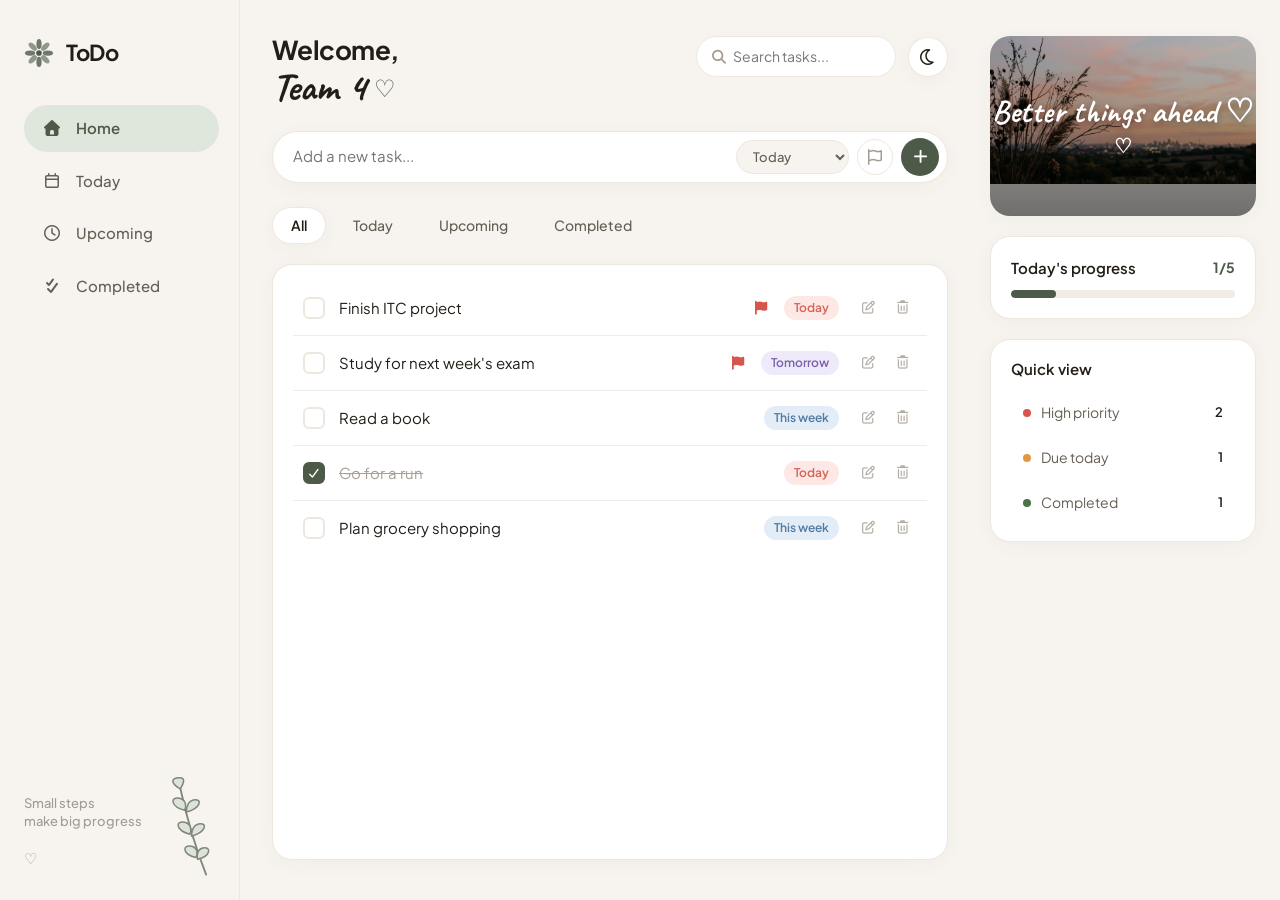
<file: index.html>
<!DOCTYPE html>
<html lang="en">
<head>
    <meta charset="UTF-8">
    <meta name="viewport" content="width=device-width, initial-scale=1.0">
    <title>ToDo — Team 4</title>
    
    <link rel="icon" type="image/svg+xml" href="data:image/svg+xml,<svg xmlns='http://www.w3.org/2000/svg' viewBox='0 0 24 24' fill='%234F5E4B'><circle cx='12' cy='12' r='4'/><path d='M12 2a10 10 0 0 0-4 19.16V17a6 6 0 0 1 8 0v4.16A10 10 0 0 0 12 2z'/></svg>">

    <link rel="preconnect" href="https://fonts.googleapis.com">
    <link rel="preconnect" href="https://fonts.gstatic.com" crossorigin>
    <link href="https://fonts.googleapis.com/css2?family=Caveat:wght@500;600;700&family=Plus+Jakarta+Sans:wght@400;500;600;700&display=swap" rel="stylesheet">
    
 
    <link rel="stylesheet" href="css/bootstrap.min.css">
    <link rel="stylesheet" href="css/all.min.css">
    <link rel="stylesheet" href="css/todolist.css">
</head>
<body>
    <div class="app-layout">
        
        <!-- Topbar -->
        <header class="mobile-topbar d-md-none">
            <button class="icon-btn" id="mobileMenuToggle" aria-label="Toggle menu">
                <i class="fa-solid fa-bars"></i>
            </button>
            <div class="brand-logo-small">
                <span class="brand-name">ToDo</span>
            </div>
            <button class="icon-btn" id="mobileThemeToggleBtn" aria-label="Toggle theme">
                <i class="fa-regular fa-moon"></i>
            </button>
        </header>

        <!-- Sidebar -->
        <aside class="sidebar" id="sidebar">
            <div class="sidebar-top">
                <div class="brand-logo">
                    <svg class="brand-icon" viewBox="0 0 32 32" fill="none">
                        <circle cx="16" cy="16" r="3" fill="currentColor"/>
                        <ellipse cx="16" cy="6.5" rx="2.8" ry="5.5" fill="currentColor" opacity="0.8"/>
                        <ellipse cx="16" cy="25.5" rx="2.8" ry="5.5" fill="currentColor" opacity="0.8"/>
                        <ellipse cx="6.5" cy="16" rx="5.5" ry="2.8" fill="currentColor" opacity="0.8"/>
                        <ellipse cx="25.5" cy="16" rx="5.5" ry="2.8" fill="currentColor" opacity="0.8"/>
                        <ellipse cx="9.3" cy="9.3" rx="2.8" ry="5.5" transform="rotate(-45 9.3 9.3)" fill="currentColor" opacity="0.6"/>
                        <ellipse cx="22.7" cy="9.3" rx="2.8" ry="5.5" transform="rotate(45 22.7 9.3)" fill="currentColor" opacity="0.6"/>
                        <ellipse cx="9.3" cy="22.7" rx="2.8" ry="5.5" transform="rotate(45 9.3 22.7)" fill="currentColor" opacity="0.6"/>
                        <ellipse cx="22.7" cy="22.7" rx="2.8" ry="5.5" transform="rotate(-45 22.7 22.7)" fill="currentColor" opacity="0.6"/>
                    </svg>
                    <span class="brand-name">ToDo</span>
                </div>

                <nav class="sidebar-nav">
                    <button class="nav-item active" data-filter="all">
                        <i class="fa-solid fa-house"></i>
                        <span>Home</span>
                    </button>
                    <button class="nav-item" data-filter="today">
                        <i class="fa-regular fa-calendar"></i>
                        <span>Today</span>
                    </button>
                    <button class="nav-item" data-filter="upcoming">
                        <i class="fa-regular fa-clock"></i>
                        <span>Upcoming</span>
                    </button>
                    <button class="nav-item" data-filter="completed">
                        <i class="fa-solid fa-check-double"></i>
                        <span>Completed</span>
                    </button>
                </nav>
            </div>

            <div class="sidebar-footer">
                <div class="quote-container">
                    <p class="sidebar-quote">Small steps<br>make big progress</p>
                    <span class="sidebar-heart">♡</span>
                </div>
                <div class="botanical-branch">
                    <svg viewBox="0 0 70 120" fill="none" xmlns="http://www.w3.org/2000/svg">
                        <path d="M55 115 C45 90 35 60 25 15" stroke="currentColor" stroke-width="2.2" stroke-linecap="round"/>
                        <path d="M25 15 C15 10 12 2 24 2 C32 2 28 10 25 15 Z" fill="#D3DDD0" stroke="currentColor" stroke-width="1.8"/>
                        <path d="M30 40 C14 36 12 24 24 26 C32 28 32 36 30 40 Z" fill="#D3DDD0" stroke="currentColor" stroke-width="1.8"/>
                        <path d="M32 42 C48 38 52 26 40 28 C32 30 32 38 32 42 Z" fill="#D3DDD0" stroke="currentColor" stroke-width="1.8"/>
                        <path d="M36 68 C20 64 18 52 30 54 C38 56 38 64 36 68 Z" fill="#D3DDD0" stroke="currentColor" stroke-width="1.8"/>
                        <path d="M38 70 C54 66 58 54 46 56 C38 58 38 66 38 70 Z" fill="#D3DDD0" stroke="currentColor" stroke-width="1.8"/>
                        <path d="M43 95 C28 92 26 80 38 82 C46 84 45 92 43 95 Z" fill="#D3DDD0" stroke="currentColor" stroke-width="1.8"/>
                        <path d="M45 97 C60 94 62 82 51 84 C44 86 44 94 45 97 Z" fill="#D3DDD0" stroke="currentColor" stroke-width="1.8"/>
                    </svg>
                </div>
            </div>
        </aside>

        
        <div class="sidebar-backdrop" id="sidebarBackdrop"></div>

        
        <main class="main-content">
            <header class="top-header">
                <div class="header-left">
                    <h1 class="greeting-heading">Welcome,</h1>
                    <div class="user-signature">
                        <span id="displayUserName">Team 4</span>
                        <span class="heart-symbol">♡</span>
                    </div>
                </div>

                <div class="header-right">
                   
                    <div class="search-box-wrapper" id="searchWrapper">
                        <i class="fa-solid fa-magnifying-glass search-icon"></i>
                        <input type="text" class="search-input" id="taskSearchInput" placeholder="Search tasks..." aria-label="Search tasks">
                    </div>

                    
                    <button class="theme-toggle-btn" id="themeToggleBtn" title="Toggle dark/light mode" aria-label="Toggle theme">
                        <i class="fa-regular fa-moon" id="themeIcon"></i>
                    </button>
                </div>
            </header>

           
            <section class="task-input-section">
                <form class="input-card" id="addTaskForm">
                    <input 
                        type="text" 
                        id="newTaskInput" 
                        class="task-text-input" 
                        placeholder="Add a new task..." 
                        autocomplete="off"
                        required
                    >
                    <div class="input-actions">
                       
                        <select id="quickTagSelect" class="form-select-tag" aria-label="Select tag">
                            <option value="Today">Today</option>
                            <option value="Tomorrow">Tomorrow</option>
                            <option value="This week">This week</option>
                            <option value="Upcoming">Upcoming</option>
                        </select>

                        
                        <button type="button" class="btn-flag-toggle" id="quickPriorityBtn" title="Toggle priority">
                            <i class="fa-regular fa-flag"></i>
                        </button>

                       
                        <button type="submit" class="btn-add-task" id="addTaskBtn" aria-label="Add task">
                            <i class="fa-solid fa-plus"></i>
                        </button>
                    </div>
                </form>
            </section>

           
            <nav class="filter-pills-bar">
                <button class="filter-pill active" data-filter="all">All</button>
                <button class="filter-pill" data-filter="today">Today</button>
                <button class="filter-pill" data-filter="upcoming">Upcoming</button>
                <button class="filter-pill" data-filter="completed">Completed</button>
            </nav>

            
            <section class="tasks-card">
                <div class="tasks-header-row d-none" id="tasksActiveFilterTitle">
                    <span class="active-filter-badge" id="filterStatusText">All Tasks</span>
                    <button type="button" class="clear-completed-btn d-none" id="clearCompletedBtn">Clear completed</button>
                </div>

                <div class="tasks-list" id="tasksList"></div>

                <div class="tasks-empty-state d-none" id="emptyState">
                    <div class="empty-icon">
                        <i class="fa-regular fa-clipboard"></i>
                    </div>
                    <p class="empty-title">No tasks found</p>
                    <p class="empty-subtitle">Take a deep breath and relax, or add a new task above!</p>
                </div>
            </section>
        </main>

        <aside class="right-panel">
            <div class="aesthetic-quote-card">
                <div class="quote-image-container">
                    <img src="images/quote-bg.jpg" alt="Aesthetic dusk view" class="quote-bg-img" id="quoteImg">
                    <div class="quote-overlay">
                        <div class="handwritten-quote">
                            <span class="quote-line-1">Better things</span>
                            <span class="quote-line-2">ahead <span class="quote-heart">♡</span></span>
                            <span class="quote-bottom-heart">♡</span>
                        </div>
                    </div>
                </div>
            </div>

            <div class="widget-card progress-widget">
                <div class="widget-header">
                    <h2 class="widget-title">Today's progress</h2>
                    <span class="progress-ratio" id="todayProgressRatio">0/0</span>
                </div>
                <div class="progress-bar-container">
                    <div class="progress-bar-track">
                        <div class="progress-bar-fill" id="todayProgressBar" style="width: 0%;"></div>
                    </div>
                </div>
            </div>

            <div class="widget-card quick-view-widget">
                <h2 class="widget-title mb-3">Quick view</h2>
                <div class="quick-view-list">
                    <div class="quick-view-item" id="filterHighPriority" role="button" title="View high priority tasks">
                        <div class="quick-view-left">
                            <span class="status-indicator-dot dot-red"></span>
                            <span class="quick-label">High priority</span>
                        </div>
                        <span class="quick-count" id="countHighPriority">0</span>
                    </div>

                    <div class="quick-view-item" id="filterDueToday" role="button" title="View tasks due today">
                        <div class="quick-view-left">
                            <span class="status-indicator-dot dot-amber"></span>
                            <span class="quick-label">Due today</span>
                        </div>
                        <span class="quick-count" id="countDueToday">0</span>
                    </div>

                    <div class="quick-view-item" id="filterCompleted" role="button" title="View completed tasks">
                        <div class="quick-view-left">
                            <span class="status-indicator-dot dot-green"></span>
                            <span class="quick-label">Completed</span>
                        </div>
                        <span class="quick-count" id="countCompleted">0</span>
                    </div>
                </div>
            </div>
        </aside>
    </div>

    <div class="modal fade" id="editTaskModal" tabindex="-1" aria-hidden="true">
        <div class="modal-dialog modal-dialog-centered">
            <div class="modal-content custom-modal">
                <div class="modal-header border-0 pb-1">
                    <h3 class="modal-title fs-5">Edit Task</h3>
                    <button type="button" class="btn-close" data-bs-dismiss="modal" aria-label="Close"></button>
                </div>
                <div class="modal-body py-2">
                    <div class="mb-3">
                        <label for="editTaskTitle" class="form-label text-muted small">Task Description</label>
                        <input type="text" class="form-control custom-input" id="editTaskTitle" required>
                    </div>
                    <div class="row g-2 mb-2">
                        <div class="col-6">
                            <label for="editTaskTag" class="form-label text-muted small">When / Tag</label>
                            <select class="form-select custom-input" id="editTaskTag">
                                <option value="Today">Today</option>
                                <option value="Tomorrow">Tomorrow</option>
                                <option value="This week">This week</option>
                                <option value="Upcoming">Upcoming</option>
                            </select>
                        </div>
                        <div class="col-6">
                            <label for="editTaskPriority" class="form-label text-muted small">Priority</label>
                            <select class="form-select custom-input" id="editTaskPriority">
                                <option value="normal">Normal</option>
                                <option value="high">High Priority</option>
                            </select>
                        </div>
                    </div>
                </div>
                <div class="modal-footer border-0 pt-1">
                    <button type="button" class="btn-modal-secondary" data-bs-dismiss="modal">Cancel</button>
                    <button type="button" class="btn-modal-primary" id="saveEditTaskBtn">Save Changes</button>
                </div>
            </div>
        </div>
    </div>

    <script src="js/bootstrap.bundle.min.js"></script>
    <script src="js/todolist.js"></script>
</body>
</html>
</file>
<file: css/todolist.css>
:root {
    --bg-page: #F7F4EF;
    --bg-card: #FFFFFF;
    --bg-sidebar: #FAF8F5;
    --border-color: #EDE7DF;
    --border-light: #F1ECE5;
    
    --text-primary: #221D17;
    --text-secondary: #655E54;
    --text-muted: #A39B90;
    --text-completed: #A8A096;
    
    --accent: #4C5A47;
    --accent-hover: #3C4738;
    --accent-light: #DFE6DB;
    --accent-glow: rgba(76, 90, 71, 0.15);

    --tag-today-bg: #FEE8E5;
    --tag-today-text: #D56356;
    --tag-tomorrow-bg: #EFEAF9;
    --tag-tomorrow-text: #7862AC;
    --tag-week-bg: #E2EDF8;
    --tag-week-text: #537BA2;
    --tag-upcoming-bg: #E5EFE4;
    --tag-upcoming-text: #4A7347;

    --dot-red: #D7554C;
    --dot-amber: #E19941;
    --dot-green: #4A7347;

    --shadow-soft: 0 4px 20px rgba(78, 64, 50, 0.04);
    --shadow-hover: 0 8px 24px rgba(78, 64, 50, 0.08);
    --radius-pill: 50px;
    --radius-card: 20px;
    
    --font-sans: 'Plus Jakarta Sans', -apple-system, BlinkMacSystemFont, 'Segoe UI', Roboto, sans-serif;
    --font-script: 'Caveat', cursive, sans-serif;
}

[data-theme="dark"] {
    --bg-page: #191613;
    --bg-card: #231F1B;
    --bg-sidebar: #1E1A17;
    --border-color: #352F28;
    --border-light: #2D2721;
    
    --text-primary: #F2ECE3;
    --text-secondary: #B8ADA0;
    --text-muted: #7E756B;
    --text-completed: #686056;
    
    --accent: #6C8164;
    --accent-hover: #7E9475;
    --accent-light: #2D372B;
    --accent-glow: rgba(108, 129, 100, 0.25);

    --tag-today-bg: #3E2422;
    --tag-today-text: #ECA39A;
    --tag-tomorrow-bg: #2F2640;
    --tag-tomorrow-text: #B7A4DF;
    --tag-week-bg: #212D3A;
    --tag-week-text: #96BDE2;
    --tag-upcoming-bg: #223321;
    --tag-upcoming-text: #9FD09A;

    --shadow-soft: 0 4px 20px rgba(0, 0, 0, 0.3);
    --shadow-hover: 0 8px 24px rgba(0, 0, 0, 0.45);
}


* {
    box-sizing: border-box;
    margin: 0;
    padding: 0;
}

body {
    background-color: var(--bg-page);
    font-family: var(--font-sans);
    color: var(--text-primary);
    min-height: 100vh;
    overflow-x: hidden;
    transition: background-color 0.25s ease, color 0.25s ease;
}


.app-layout {
    display: flex;
    min-height: 100vh;
    width: 100%;
    max-width: 1400px;
    margin: 0 auto;
    position: relative;
}


.sidebar {
    width: 240px;
    flex-shrink: 0;
    display: flex;
    flex-direction: column;
    justify-content: space-between;
    padding: 36px 20px 30px 24px;
    background-color: transparent;
    position: sticky;
    top: 0;
    height: 100vh;
    border-right: 1px solid var(--border-color);
    z-index: 100;
}

.brand-logo {
    display: flex;
    align-items: center;
    gap: 12px;
    margin-bottom: 36px;
    color: var(--text-primary);
}

.brand-icon {
    width: 30px;
    height: 30px;
    color: var(--accent);
}

.brand-name {
    font-size: 22px;
    font-weight: 700;
    letter-spacing: -0.02em;
}

.sidebar-nav {
    display: flex;
    flex-direction: column;
    gap: 6px;
}

.nav-item {
    display: flex;
    align-items: center;
    gap: 14px;
    width: 100%;
    padding: 12px 18px;
    border-radius: var(--radius-pill);
    border: none;
    background: transparent;
    color: var(--text-secondary);
    font-size: 15px;
    font-weight: 500;
    text-align: left;
    cursor: pointer;
    transition: all 0.2s ease;
}

.nav-item i {
    font-size: 16px;
    width: 20px;
    text-align: center;
}

.nav-item:hover {
    background-color: var(--border-light);
    color: var(--text-primary);
}

.nav-item.active {
    background-color: var(--accent-light);
    color: var(--accent);
    font-weight: 600;
}

.sidebar-footer {
    position: relative;
    padding-top: 20px;
}

.sidebar-quote {
    font-size: 13px;
    line-height: 1.4;
    color: var(--text-muted);
    font-weight: 500;
}

.sidebar-heart {
    font-size: 15px;
    color: var(--text-muted);
}

.botanical-branch {
    position: absolute;
    right: 0;
    bottom: -6px;
    width: 60px;
    height: 100px;
    pointer-events: none;
    opacity: 0.7;
    color: var(--accent);
}

/* Main Content */
.main-content {
    flex: 1;
    min-width: 0;
    padding: 36px 32px 40px 32px;
    display: flex;
    flex-direction: column;
}

/* Header */
.top-header {
    display: flex;
    justify-content: space-between;
    align-items: flex-start;
    margin-bottom: 24px;
    gap: 16px;
}

.greeting-heading {
    font-size: 26px;
    font-weight: 700;
    letter-spacing: -0.02em;
    line-height: 1.1;
    margin: 0;
}

.user-signature {
    font-family: var(--font-script);
    font-size: 40px;
    font-weight: 700;
    line-height: 1;
    display: flex;
    align-items: center;
    gap: 8px;
    margin-top: 2px;
}

.heart-symbol {
    font-family: var(--font-sans);
    font-size: 24px;
    font-weight: 400;
    color: var(--accent);
}

.header-right {
    display: flex;
    align-items: center;
    gap: 12px;
}

.search-box-wrapper {
    position: relative;
    display: flex;
    align-items: center;
}

.search-icon {
    position: absolute;
    left: 14px;
    font-size: 14px;
    color: var(--text-muted);
    pointer-events: none;
}

.search-input {
    width: 200px;
    padding: 9px 14px 9px 36px;
    border-radius: var(--radius-pill);
    border: 1px solid var(--border-color);
    background-color: var(--bg-card);
    color: var(--text-primary);
    font-size: 14px;
    outline: none;
    transition: all 0.2s ease;
}

.search-input:focus {
    width: 240px;
    border-color: var(--accent);
    box-shadow: 0 0 0 3px var(--accent-glow);
}

.theme-toggle-btn {
    width: 40px;
    height: 40px;
    border-radius: 50%;
    border: 1px solid var(--border-color);
    background-color: var(--bg-card);
    color: var(--text-primary);
    cursor: pointer;
    display: flex;
    align-items: center;
    justify-content: center;
    transition: all 0.2s ease;
    box-shadow: var(--shadow-soft);
}

.theme-toggle-btn:hover {
    transform: rotate(15deg);
    background-color: var(--border-light);
}

/* Task Input Card */
.task-input-section {
    margin-bottom: 24px;
}

.input-card {
    display: flex;
    align-items: center;
    background-color: var(--bg-card);
    border: 1px solid var(--border-color);
    border-radius: var(--radius-pill);
    padding: 6px 8px 6px 20px;
    box-shadow: var(--shadow-soft);
    transition: border-color 0.2s ease, box-shadow 0.2s ease;
}

.input-card:focus-within {
    border-color: var(--accent);
    box-shadow: 0 0 0 4px var(--accent-glow);
}

.task-text-input {
    flex: 1;
    border: none;
    background: transparent;
    font-size: 15px;
    color: var(--text-primary);
    outline: none;
    padding: 6px 0;
}

.input-actions {
    display: flex;
    align-items: center;
    gap: 8px;
}

.form-select-tag {
    border: 1px solid var(--border-color);
    background-color: var(--bg-page);
    color: var(--text-secondary);
    border-radius: var(--radius-pill);
    padding: 7px 12px;
    font-size: 13px;
    font-weight: 500;
    outline: none;
    cursor: pointer;
}

.btn-flag-toggle {
    width: 36px;
    height: 36px;
    border-radius: 50%;
    border: 1px solid var(--border-color);
    background: transparent;
    color: var(--text-muted);
    cursor: pointer;
    display: flex;
    align-items: center;
    justify-content: center;
    transition: all 0.2s ease;
}

.btn-flag-toggle.active {
    background-color: #FEE8E5;
    border-color: #D7554C;
    color: #D7554C;
}

.btn-add-task {
    width: 38px;
    height: 38px;
    border-radius: 50%;
    border: none;
    background-color: var(--accent);
    color: #FFFFFF;
    cursor: pointer;
    display: flex;
    align-items: center;
    justify-content: center;
    font-size: 15px;
    transition: transform 0.2s ease, background-color 0.2s ease;
}

.btn-add-task:hover {
    background-color: var(--accent-hover);
    transform: scale(1.05);
}


.filter-pills-bar {
    display: flex;
    gap: 8px;
    margin-bottom: 20px;
}

.filter-pill {
    padding: 7px 18px;
    border-radius: var(--radius-pill);
    border: 1px solid transparent;
    background-color: transparent;
    color: var(--text-secondary);
    font-size: 14px;
    font-weight: 500;
    cursor: pointer;
    transition: all 0.2s ease;
}

.filter-pill:hover {
    background-color: var(--border-light);
    color: var(--text-primary);
}

.filter-pill.active {
    background-color: var(--bg-card);
    border-color: var(--border-color);
    color: var(--text-primary);
    font-weight: 600;
    box-shadow: var(--shadow-soft);
}

/* Tasks Card */
.tasks-card {
    background-color: var(--bg-card);
    border: 1px solid var(--border-color);
    border-radius: var(--radius-card);
    padding: 16px 20px;
    box-shadow: var(--shadow-soft);
    flex: 1;
    min-height: 280px;
}

.tasks-header-row {
    display: flex;
    justify-content: space-between;
    align-items: center;
    padding-bottom: 12px;
    margin-bottom: 12px;
    border-bottom: 1px solid var(--border-light);
}

.active-filter-badge {
    font-size: 13px;
    font-weight: 600;
    color: var(--accent);
}

.clear-completed-btn {
    border: none;
    background: transparent;
    font-size: 13px;
    color: var(--text-muted);
    cursor: pointer;
}

.clear-completed-btn:hover {
    color: #D7554C;
}

/* Task Item */
.tasks-list {
    display: flex;
    flex-direction: column;
}

.task-item {
    display: flex;
    align-items: center;
    padding: 12px 10px;
    border-bottom: 1px solid var(--border-light);
    gap: 14px;
    transition: background-color 0.15s ease;
}

.task-item:last-child {
    border-bottom: none;
}

.task-item:hover {
    background-color: var(--border-light);
    border-radius: 12px;
}

.task-checkbox-btn {
    width: 22px;
    height: 22px;
    border-radius: 6px;
    border: 2px solid var(--border-color);
    background: transparent;
    cursor: pointer;
    display: flex;
    align-items: center;
    justify-content: center;
    color: transparent;
    font-size: 11px;
    transition: all 0.2s ease;
    flex-shrink: 0;
}

.task-item.completed .task-checkbox-btn {
    background-color: var(--accent);
    border-color: var(--accent);
    color: #FFFFFF;
}

.task-title-wrap {
    flex: 1;
    min-width: 0;
    cursor: pointer;
}

.task-title {
    font-size: 15px;
    color: var(--text-primary);
    word-break: break-word;
    transition: all 0.2s ease;
}

.task-item.completed .task-title {
    color: var(--text-completed);
    text-decoration: line-through;
}

.task-badge {
    font-size: 12px;
    font-weight: 600;
    padding: 3px 10px;
    border-radius: var(--radius-pill);
    flex-shrink: 0;
}

.tag-today { background-color: var(--tag-today-bg); color: var(--tag-today-text); }
.tag-tomorrow { background-color: var(--tag-tomorrow-bg); color: var(--tag-tomorrow-text); }
.tag-this-week { background-color: var(--tag-week-bg); color: var(--tag-week-text); }
.tag-upcoming { background-color: var(--tag-upcoming-bg); color: var(--tag-upcoming-text); }

.task-priority-icon {
    font-size: 14px;
    color: var(--dot-red);
    flex-shrink: 0;
}

.task-actions {
    display: flex;
    align-items: center;
    gap: 4px;
    opacity: 0.8;
}

.task-item:hover .task-actions {
    opacity: 1;
}

.btn-item-action {
    width: 30px;
    height: 30px;
    border: none;
    background: transparent;
    color: var(--text-muted);
    border-radius: 6px;
    cursor: pointer;
    display: flex;
    align-items: center;
    justify-content: center;
    font-size: 13px;
    transition: all 0.15s ease;
}

.btn-item-action:hover {
    background-color: var(--border-color);
    color: var(--text-primary);
}

.btn-item-action.btn-delete:hover {
    color: #D7554C;
}

/* Empty State */
.tasks-empty-state {
    display: flex;
    flex-direction: column;
    align-items: center;
    justify-content: center;
    padding: 48px 20px;
    text-align: center;
}

.empty-icon {
    font-size: 38px;
    color: var(--text-muted);
    margin-bottom: 12px;
    opacity: 0.7;
}

.empty-title {
    font-size: 16px;
    font-weight: 600;
    color: var(--text-primary);
    margin-bottom: 4px;
}

.empty-subtitle {
    font-size: 13px;
    color: var(--text-muted);
}

/* Right Panel (Widgets) */
.right-panel {
    width: 300px;
    flex-shrink: 0;
    padding: 36px 24px 40px 10px;
    display: flex;
    flex-direction: column;
    gap: 20px;
}

.aesthetic-quote-card {
    position: relative;
    border-radius: var(--radius-card);
    overflow: hidden;
    height: 180px;
    box-shadow: var(--shadow-soft);
}

.quote-bg-img {
    width: 100%;
    height: 100%;
    object-fit: cover;
}

.quote-overlay {
    position: absolute;
    inset: 0;
    background: linear-gradient(to bottom, rgba(0,0,0,0.2), rgba(0,0,0,0.55));
    display: flex;
    align-items: center;
    justify-content: center;
}

.handwritten-quote {
    font-family: var(--font-script);
    color: #FFFFFF;
    font-size: 32px;
    font-weight: 700;
    text-align: center;
    line-height: 1.15;
    text-shadow: 0 2px 8px rgba(0,0,0,0.4);
}

.quote-bottom-heart {
    display: block;
    font-size: 20px;
    margin-top: 4px;
}

.widget-card {
    background-color: var(--bg-card);
    border: 1px solid var(--border-color);
    border-radius: var(--radius-card);
    padding: 20px;
    box-shadow: var(--shadow-soft);
}

.widget-header {
    display: flex;
    justify-content: space-between;
    align-items: center;
    margin-bottom: 12px;
}

.widget-title {
    font-size: 15px;
    font-weight: 600;
    color: var(--text-primary);
    margin: 0;
}

.progress-ratio {
    font-size: 14px;
    font-weight: 700;
    color: var(--accent);
}

.progress-bar-track {
    width: 100%;
    height: 8px;
    background-color: var(--border-light);
    border-radius: var(--radius-pill);
    overflow: hidden;
}

.progress-bar-fill {
    height: 100%;
    background-color: var(--accent);
    border-radius: var(--radius-pill);
    transition: width 0.3s ease;
}

.quick-view-list {
    display: flex;
    flex-direction: column;
    gap: 8px;
}

.quick-view-item {
    display: flex;
    justify-content: space-between;
    align-items: center;
    padding: 8px 12px;
    border-radius: 10px;
    cursor: pointer;
    transition: background-color 0.2s ease;
}

.quick-view-item:hover {
    background-color: var(--border-light);
}

.quick-view-left {
    display: flex;
    align-items: center;
    gap: 10px;
}

.status-indicator-dot {
    width: 8px;
    height: 8px;
    border-radius: 50%;
}

.dot-red { background-color: var(--dot-red); }
.dot-amber { background-color: var(--dot-amber); }
.dot-green { background-color: var(--dot-green); }

.quick-label {
    font-size: 14px;
    color: var(--text-secondary);
}

.quick-count {
    font-size: 13px;
    font-weight: 600;
    color: var(--text-primary);
}

/* Modals */
.custom-modal {
    background-color: var(--bg-card);
    border: 1px solid var(--border-color);
    border-radius: var(--radius-card);
    color: var(--text-primary);
    padding: 10px;
}

.custom-input {
    background-color: var(--bg-page);
    border-color: var(--border-color);
    color: var(--text-primary);
    border-radius: 10px;
}

.custom-input:focus {
    background-color: var(--bg-card);
    border-color: var(--accent);
    box-shadow: 0 0 0 3px var(--accent-glow);
    color: var(--text-primary);
}

.btn-modal-primary {
    background-color: var(--accent);
    color: #FFFFFF;
    border: none;
    border-radius: var(--radius-pill);
    padding: 8px 20px;
    font-size: 14px;
    font-weight: 600;
    cursor: pointer;
}

.btn-modal-secondary {
    background-color: transparent;
    color: var(--text-secondary);
    border: 1px solid var(--border-color);
    border-radius: var(--radius-pill);
    padding: 8px 18px;
    font-size: 14px;
    cursor: pointer;
}

/* Mobile Topbar & Responsive */
.mobile-topbar {
    display: flex;
    justify-content: space-between;
    align-items: center;
    padding: 12px 18px;
    background-color: var(--bg-card);
    border-bottom: 1px solid var(--border-color);
}

.icon-btn {
    border: none;
    background: transparent;
    color: var(--text-primary);
    font-size: 18px;
    cursor: pointer;
    width: 36px;
    height: 36px;
    display: flex;
    align-items: center;
    justify-content: center;
}

.sidebar-backdrop {
    display: none;
    position: fixed;
    inset: 0;
    background: rgba(0, 0, 0, 0.4);
    z-index: 90;
}

@media (max-width: 1024px) {
    .right-panel {
        display: none;
    }
}

@media (max-width: 768px) {
    .app-layout {
        flex-direction: column;
    }

    .sidebar {
        position: fixed;
        left: -260px;
        top: 0;
        bottom: 0;
        width: 250px;
        background-color: var(--bg-card);
        box-shadow: 2px 0 16px rgba(0,0,0,0.15);
        transition: left 0.3s ease;
    }

    .sidebar.open {
        left: 0;
    }

    .sidebar-backdrop.active {
        display: block;
    }

    .main-content {
        padding: 20px 16px;
    }

    .search-input {
        width: 140px;
    }

    .search-input:focus {
        width: 170px;
    }
}
</file>
